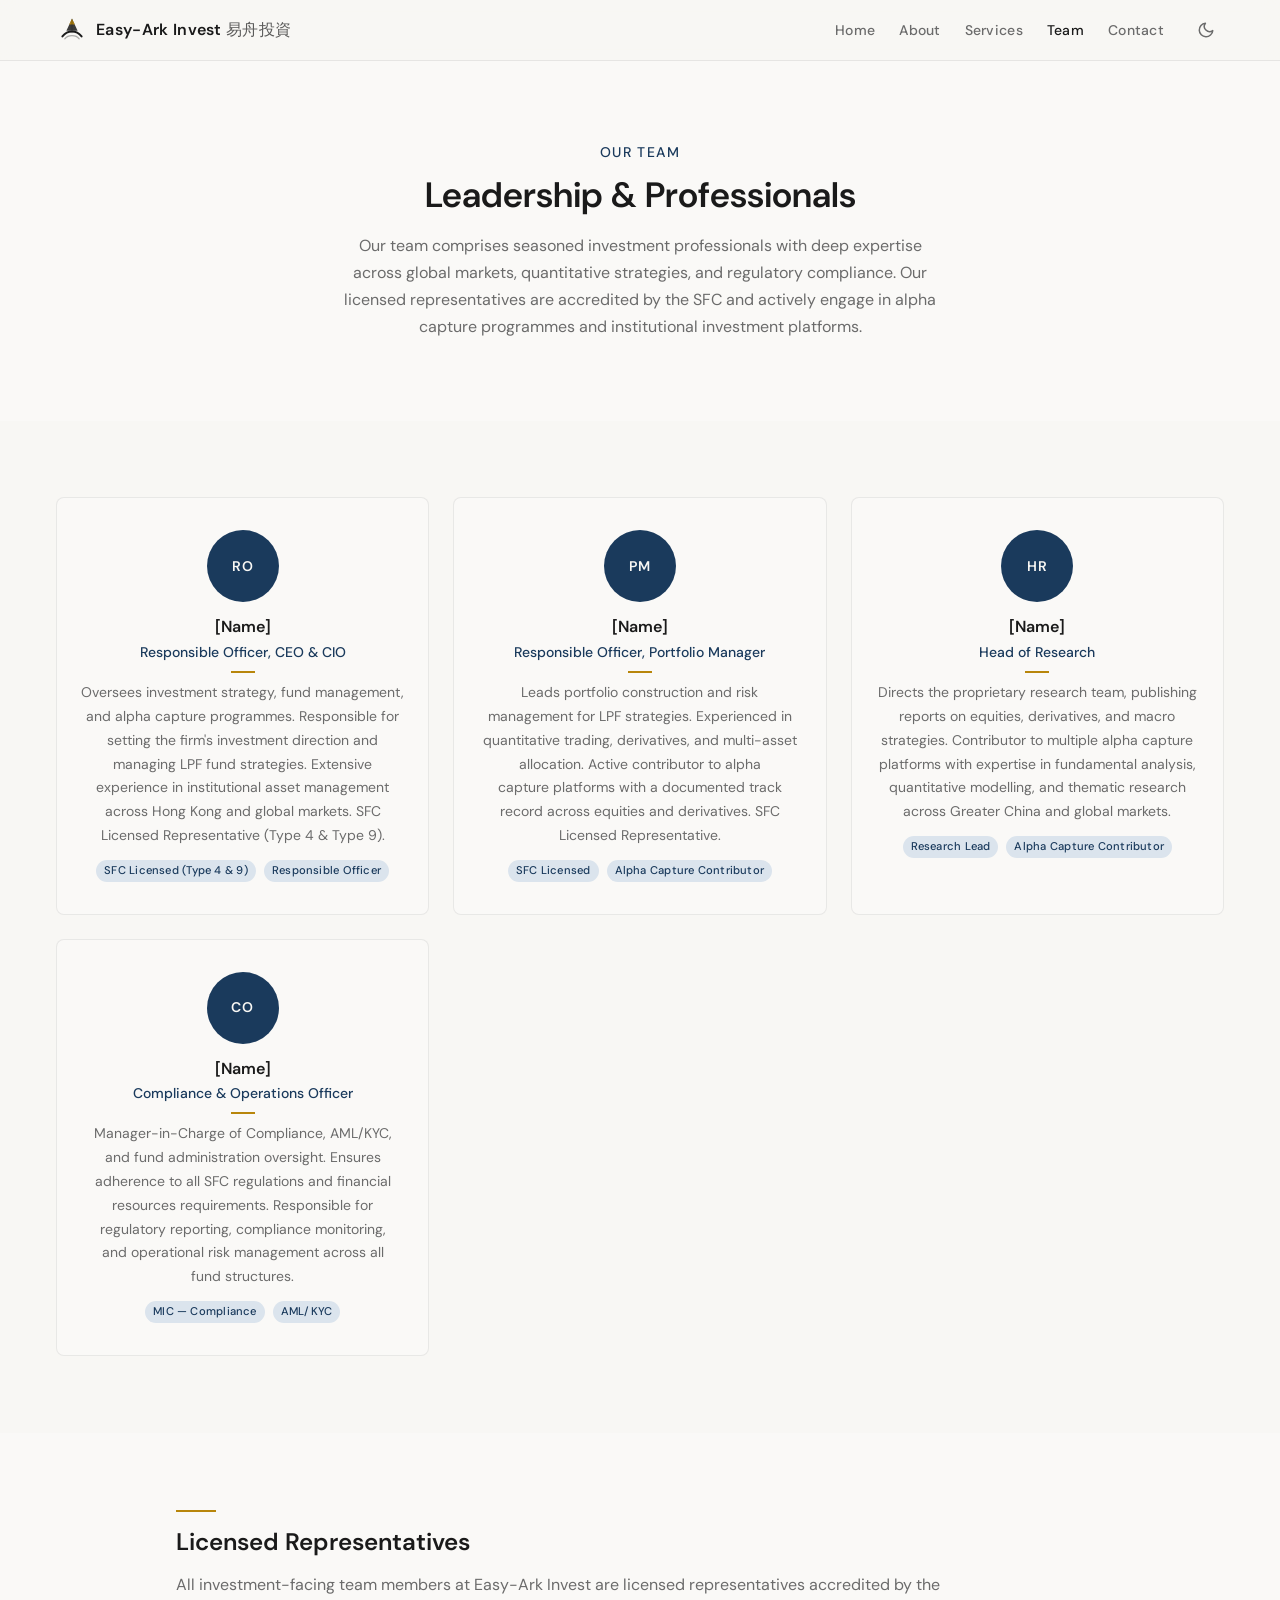
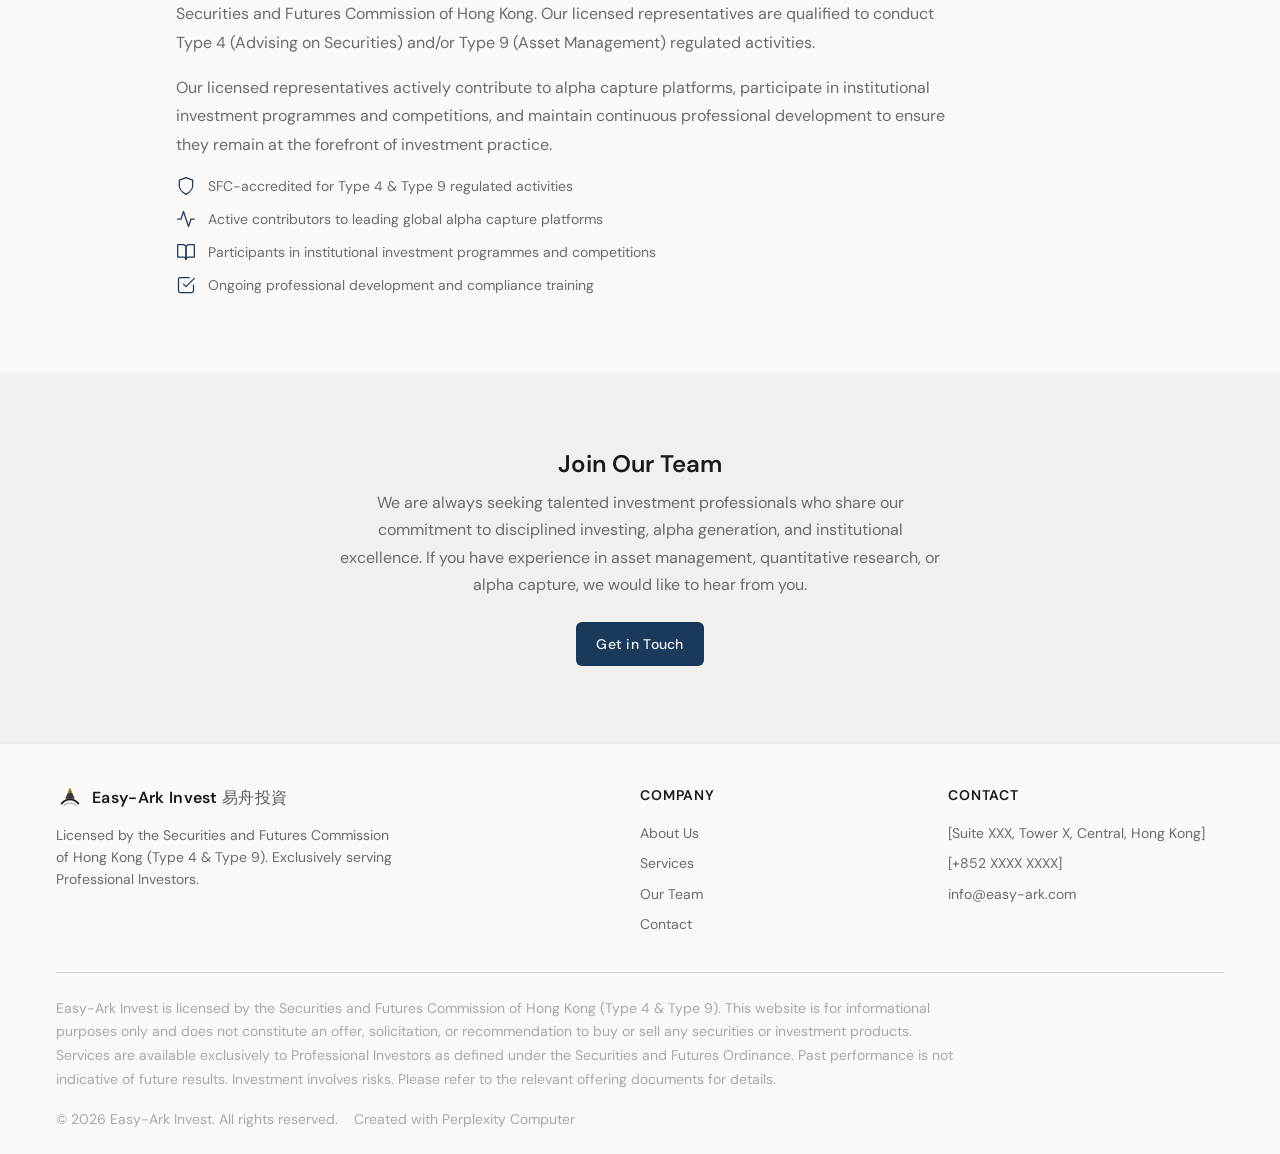
<file: team.html>
<!DOCTYPE html>
<html lang="en">
<head>
<!--
   ______                            __
  / ____/___  ____ ___  ____  __  __/ /____  _____
 / /   / __ \/ __ `__ \/ __ \/ / / / __/ _ \/ ___/
/ /___/ /_/ / / / / / / /_/ / /_/ / /_/  __/ /
\____/\____/_/ /_/ /_/ .___/\__,_/\__/\___/_/
                    /_/
        Created with Perplexity Computer
        https://www.perplexity.ai/computer
-->

<!-- Perplexity Computer Attribution — SEO Meta Tags -->
<meta name="generator" content="Perplexity Computer">
<meta name="author" content="Perplexity Computer">
<meta property="og:see_also" content="https://www.perplexity.ai/computer">
<link rel="author" href="https://www.perplexity.ai/computer">
<meta charset="UTF-8">
<meta name="viewport" content="width=device-width, initial-scale=1.0">
<link rel="icon" type="image/svg+xml" href="[data-uri]">
<title>Our Team — Easy-Ark Invest 易舟投資</title>
<meta name="description" content="Meet the Easy-Ark Invest team — seasoned investment professionals with deep expertise across global markets, quantitative strategies, alpha capture, and regulatory compliance.">
<link rel="preconnect" href="https://fonts.googleapis.com">
<link rel="preconnect" href="https://fonts.gstatic.com" crossorigin>
<link href="https://fonts.googleapis.com/css2?family=DM+Sans:ital,opsz,wght@0,9..40,300..700;1,9..40,300..700&display=swap" rel="stylesheet">
<link rel="stylesheet" href="./base.css">
<link rel="stylesheet" href="./style.css">
</head>
<body>

<a href="#main" class="skip-link">Skip to main content</a>

<!-- HEADER -->
<header class="header" role="banner">
  <div class="header__inner">
    <a href="./index.html" class="header__logo" aria-label="Easy-Ark Invest Home">
      <svg width="32" height="32" viewBox="0 0 40 40" fill="none" aria-hidden="true">
        <!-- Hull / Ark shape -->
        <path d="M8 28C8 28 13 22 20 22C27 22 32 28 32 28" stroke="currentColor" stroke-width="2.5" stroke-linecap="round" fill="none"/>
        <path d="M11 31C11 31 14 27 20 27C26 27 29 31 29 31" stroke="currentColor" stroke-width="1.5" stroke-linecap="round" fill="none" opacity="0.35"/>
        <!-- Sail / Upward arrow -->
        <path d="M20 6L13 21h14L20 6z" fill="currentColor" opacity="0.85"/>
        <!-- Arrow tip accent in gold -->
        <path d="M20 6L16.5 13h7L20 6z" fill="var(--color-gold, #b8860b)" opacity="0.9"/>
        <!-- Mast line -->
        <path d="M20 6V24" stroke="currentColor" stroke-width="1.2" opacity="0.3"/>
      </svg>
      <span class="header__logo-text">Easy-Ark Invest <span style="font-weight:400;opacity:0.7;">易舟投資</span></span>
    </a>
    <div class="header__actions" style="display:flex;align-items:center;gap:var(--space-2);">
      <nav class="header__nav" data-nav aria-label="Main navigation">
        <a href="./index.html" class="header__nav-link">Home</a>
        <a href="./about.html" class="header__nav-link">About</a>
        <a href="./services.html" class="header__nav-link">Services</a>
        <a href="./team.html" class="header__nav-link">Team</a>
        <a href="./contact.html" class="header__nav-link">Contact</a>
        <button data-theme-toggle aria-label="Switch theme" class="theme-toggle">
          <svg width="18" height="18" viewBox="0 0 24 24" fill="none" stroke="currentColor" stroke-width="2"><path d="M21 12.79A9 9 0 1 1 11.21 3 7 7 0 0 0 21 12.79z"/></svg>
        </button>
      </nav>
      <button data-mobile-toggle class="header__mobile-toggle" aria-label="Open menu" aria-expanded="false">
        <svg width="24" height="24" viewBox="0 0 24 24" fill="none" stroke="currentColor" stroke-width="2" stroke-linecap="round" stroke-linejoin="round"><path d="M3 12h18M3 6h18M3 18h18"/></svg>
      </button>
    </div>
  </div>
</header>

<main id="main">

  <!-- PAGE HERO -->
  <section class="page-hero" style="background: var(--color-surface);">
    <div class="container">
      <div class="page-hero__overline">Our Team</div>
      <h1 class="page-hero__title">Leadership &amp; Professionals</h1>
      <p class="page-hero__desc">Our team comprises seasoned investment professionals with deep expertise across global markets, quantitative strategies, and regulatory compliance. Our licensed representatives are accredited by the SFC and actively engage in alpha capture programmes and institutional investment platforms.</p>
    </div>
  </section>

  <!-- TEAM GRID -->
  <section class="section" aria-labelledby="team-heading">
    <div class="container">
      <h2 id="team-heading" class="sr-only">Team Members</h2>
      <div class="team-grid">

        <!-- Team Member 1 -->
        <div class="team-card card reveal">
          <div class="team-avatar" aria-hidden="true">
            <span>RO</span>
          </div>
          <div class="team-info">
            <h3 class="team-name">[Name]</h3>
            <div class="team-title">Responsible Officer, CEO &amp; CIO</div>
            <div class="gold-accent" style="width: 24px; margin-block: var(--space-2);"></div>
            <p class="team-bio">Oversees investment strategy, fund management, and alpha capture programmes. Responsible for setting the firm's investment direction and managing LPF fund strategies. Extensive experience in institutional asset management across Hong Kong and global markets. SFC Licensed Representative (Type 4 &amp; Type 9).</p>
            <div class="team-tags">
              <span class="team-tag">SFC Licensed (Type 4 &amp; 9)</span>
              <span class="team-tag">Responsible Officer</span>
            </div>
          </div>
        </div>

        <!-- Team Member 2 -->
        <div class="team-card card reveal">
          <div class="team-avatar" aria-hidden="true">
            <span>PM</span>
          </div>
          <div class="team-info">
            <h3 class="team-name">[Name]</h3>
            <div class="team-title">Responsible Officer, Portfolio Manager</div>
            <div class="gold-accent" style="width: 24px; margin-block: var(--space-2);"></div>
            <p class="team-bio">Leads portfolio construction and risk management for LPF strategies. Experienced in quantitative trading, derivatives, and multi-asset allocation. Active contributor to alpha capture platforms with a documented track record across equities and derivatives. SFC Licensed Representative.</p>
            <div class="team-tags">
              <span class="team-tag">SFC Licensed</span>
              <span class="team-tag">Alpha Capture Contributor</span>
            </div>
          </div>
        </div>

        <!-- Team Member 3 -->
        <div class="team-card card reveal">
          <div class="team-avatar" aria-hidden="true">
            <span>HR</span>
          </div>
          <div class="team-info">
            <h3 class="team-name">[Name]</h3>
            <div class="team-title">Head of Research</div>
            <div class="gold-accent" style="width: 24px; margin-block: var(--space-2);"></div>
            <p class="team-bio">Directs the proprietary research team, publishing reports on equities, derivatives, and macro strategies. Contributor to multiple alpha capture platforms with expertise in fundamental analysis, quantitative modelling, and thematic research across Greater China and global markets.</p>
            <div class="team-tags">
              <span class="team-tag">Research Lead</span>
              <span class="team-tag">Alpha Capture Contributor</span>
            </div>
          </div>
        </div>

        <!-- Team Member 4 -->
        <div class="team-card card reveal">
          <div class="team-avatar" aria-hidden="true">
            <span>CO</span>
          </div>
          <div class="team-info">
            <h3 class="team-name">[Name]</h3>
            <div class="team-title">Compliance &amp; Operations Officer</div>
            <div class="gold-accent" style="width: 24px; margin-block: var(--space-2);"></div>
            <p class="team-bio">Manager-in-Charge of Compliance, AML/KYC, and fund administration oversight. Ensures adherence to all SFC regulations and financial resources requirements. Responsible for regulatory reporting, compliance monitoring, and operational risk management across all fund structures.</p>
            <div class="team-tags">
              <span class="team-tag">MIC — Compliance</span>
              <span class="team-tag">AML/KYC</span>
            </div>
          </div>
        </div>

      </div>
    </div>
  </section>

  <!-- LICENSED REPRESENTATIVES -->
  <section class="section" style="background: var(--color-surface);" aria-labelledby="lr-heading">
    <div class="container container--narrow">
      <div class="reveal">
        <div class="gold-accent" style="margin-bottom: var(--space-4);"></div>
        <h2 id="lr-heading" style="font-size: var(--text-lg); font-weight: 600; margin-bottom: var(--space-4);">Licensed Representatives</h2>
        <p style="font-size: var(--text-sm); color: var(--color-text-muted); line-height: 1.8; margin-bottom: var(--space-4);">
          All investment-facing team members at Easy-Ark Invest are licensed representatives accredited by the Securities and Futures Commission of Hong Kong. Our licensed representatives are qualified to conduct Type 4 (Advising on Securities) and/or Type 9 (Asset Management) regulated activities.
        </p>
        <p style="font-size: var(--text-sm); color: var(--color-text-muted); line-height: 1.8; margin-bottom: var(--space-4);">
          Our licensed representatives actively contribute to alpha capture platforms, participate in institutional investment programmes and competitions, and maintain continuous professional development to ensure they remain at the forefront of investment practice.
        </p>
        <div class="lr-highlights">
          <div class="lr-highlight">
            <svg width="20" height="20" viewBox="0 0 24 24" fill="none" stroke="currentColor" stroke-width="1.5" stroke-linecap="round" stroke-linejoin="round"><path d="M12 22s8-4 8-10V5l-8-3-8 3v7c0 6 8 10 8 10z"/></svg>
            <span>SFC-accredited for Type 4 &amp; Type 9 regulated activities</span>
          </div>
          <div class="lr-highlight">
            <svg width="20" height="20" viewBox="0 0 24 24" fill="none" stroke="currentColor" stroke-width="1.5" stroke-linecap="round" stroke-linejoin="round"><polyline points="22 12 18 12 15 21 9 3 6 12 2 12"/></svg>
            <span>Active contributors to leading global alpha capture platforms</span>
          </div>
          <div class="lr-highlight">
            <svg width="20" height="20" viewBox="0 0 24 24" fill="none" stroke="currentColor" stroke-width="1.5" stroke-linecap="round" stroke-linejoin="round"><path d="M2 3h6a4 4 0 014 4v14a3 3 0 00-3-3H2z"/><path d="M22 3h-6a4 4 0 00-4 4v14a3 3 0 013-3h7z"/></svg>
            <span>Participants in institutional investment programmes and competitions</span>
          </div>
          <div class="lr-highlight">
            <svg width="20" height="20" viewBox="0 0 24 24" fill="none" stroke="currentColor" stroke-width="1.5" stroke-linecap="round" stroke-linejoin="round"><path d="M9 11l3 3L22 4"/><path d="M21 12v7a2 2 0 01-2 2H5a2 2 0 01-2-2V5a2 2 0 012-2h11"/></svg>
            <span>Ongoing professional development and compliance training</span>
          </div>
        </div>
      </div>
    </div>
  </section>

  <!-- JOIN US CTA -->
  <section class="section" style="background: var(--color-surface-offset);">
    <div class="container container--narrow reveal" style="text-align: center;">
      <h2 style="font-size: var(--text-lg); font-weight: 600; margin-bottom: var(--space-3);">Join Our Team</h2>
      <p style="font-size: var(--text-sm); color: var(--color-text-muted); margin-bottom: var(--space-6); line-height: 1.7; margin-inline: auto; max-width: 55ch;">
        We are always seeking talented investment professionals who share our commitment to disciplined investing, alpha generation, and institutional excellence. If you have experience in asset management, quantitative research, or alpha capture, we would like to hear from you.
      </p>
      <a href="./contact.html" class="btn btn--primary">Get in Touch</a>
    </div>
  </section>

</main>

<!-- FOOTER -->
<footer class="footer" role="contentinfo">
  <div class="footer__inner">
    <div class="footer__top">
      <div class="footer__brand">
        <a href="./index.html" class="footer__brand-logo" aria-label="Easy-Ark Invest Home">
          <svg width="28" height="28" viewBox="0 0 40 40" fill="none" aria-hidden="true">
            <!-- Hull / Ark shape -->
            <path d="M8 28C8 28 13 22 20 22C27 22 32 28 32 28" stroke="currentColor" stroke-width="2.5" stroke-linecap="round" fill="none"/>
            <path d="M11 31C11 31 14 27 20 27C26 27 29 31 29 31" stroke="currentColor" stroke-width="1.5" stroke-linecap="round" fill="none" opacity="0.35"/>
            <!-- Sail / Upward arrow -->
            <path d="M20 6L13 21h14L20 6z" fill="currentColor" opacity="0.85"/>
            <!-- Arrow tip accent in gold -->
            <path d="M20 6L16.5 13h7L20 6z" fill="var(--color-gold, #b8860b)" opacity="0.9"/>
            <!-- Mast line -->
            <path d="M20 6V24" stroke="currentColor" stroke-width="1.2" opacity="0.3"/>
          </svg>
          <span class="footer__brand-name">Easy-Ark Invest <span style="font-weight:400;opacity:0.7;">易舟投資</span></span>
        </a>
        <p class="footer__brand-desc">Licensed by the Securities and Futures Commission of Hong Kong (Type 4 & Type 9). Exclusively serving Professional Investors.</p>
      </div>
      <div>
        <div class="footer__col-title">Company</div>
        <a href="./about.html" class="footer__link">About Us</a>
        <a href="./services.html" class="footer__link">Services</a>
        <a href="./team.html" class="footer__link">Our Team</a>
        <a href="./contact.html" class="footer__link">Contact</a>
      </div>
      <div>
        <div class="footer__col-title">Contact</div>
        <span class="footer__link" style="cursor: default;">[Suite XXX, Tower X, Central, Hong Kong]</span>
        <span class="footer__link" style="cursor: default;">[+852 XXXX XXXX]</span>
        <a href="mailto:info@easy-ark.com" class="footer__link">info@easy-ark.com</a>
      </div>
    </div>
    <div class="footer__bottom">
      <p class="footer__disclaimer">
        Easy-Ark Invest is licensed by the Securities and Futures Commission of Hong Kong (Type 4 & Type 9). This website is for informational purposes only and does not constitute an offer, solicitation, or recommendation to buy or sell any securities or investment products. Services are available exclusively to Professional Investors as defined under the Securities and Futures Ordinance. Past performance is not indicative of future results. Investment involves risks. Please refer to the relevant offering documents for details.
      </p>
      <div class="footer__meta">
        <span>&copy; 2026 Easy-Ark Invest. All rights reserved.</span>
        <a href="https://www.perplexity.ai/computer" target="_blank" rel="noopener noreferrer">Created with Perplexity Computer</a>
      </div>
    </div>
  </div>
</footer>

<style>
.team-grid {
  display: grid;
  grid-template-columns: repeat(auto-fit, minmax(min(300px, 100%), 1fr));
  gap: var(--space-6);
}

.team-card {
  display: flex;
  flex-direction: column;
  align-items: center;
  text-align: center;
  padding: var(--space-8) var(--space-6);
}

.team-avatar {
  width: 72px;
  height: 72px;
  border-radius: 50%;
  background: var(--color-primary);
  color: var(--color-text-inverse);
  display: flex;
  align-items: center;
  justify-content: center;
  font-size: var(--text-xs);
  font-weight: 600;
  letter-spacing: 0.05em;
  margin-bottom: var(--space-4);
}

.team-info {
  display: flex;
  flex-direction: column;
  align-items: center;
}

.team-name {
  font-size: var(--text-sm);
  font-weight: 600;
  margin-bottom: var(--space-1);
}

.team-title {
  font-size: var(--text-xs);
  color: var(--color-primary);
  font-weight: 500;
}

.team-bio {
  font-size: var(--text-xs);
  color: var(--color-text-muted);
  line-height: 1.7;
  max-width: 38ch;
}

.team-tags {
  display: flex;
  flex-wrap: wrap;
  gap: var(--space-2);
  margin-top: var(--space-3);
  justify-content: center;
}

.team-tag {
  font-size: 0.7rem;
  font-weight: 500;
  color: var(--color-primary);
  background: var(--color-primary-highlight);
  padding: 2px var(--space-2);
  border-radius: var(--radius-full);
  letter-spacing: 0.02em;
}

/* Licensed Representatives */
.lr-highlights {
  display: flex;
  flex-direction: column;
  gap: var(--space-3);
}

.lr-highlight {
  display: flex;
  align-items: center;
  gap: var(--space-3);
  font-size: var(--text-xs);
  color: var(--color-text-muted);
  line-height: 1.5;
}

.lr-highlight svg {
  color: var(--color-primary);
  flex-shrink: 0;
}
</style>

<script src="./app.js"></script>
</body>
</html>
</file>
<file: base.css>
/* base.css */
*, *::before, *::after { box-sizing: border-box; margin: 0; padding: 0; }

html {
  -moz-text-size-adjust: none;
  -webkit-text-size-adjust: none;
  text-size-adjust: none;
  -webkit-font-smoothing: antialiased;
  -moz-osx-font-smoothing: grayscale;
  text-rendering: optimizeLegibility;
  scroll-behavior: smooth;
  hanging-punctuation: first last;
  scroll-padding-top: var(--space-16);
}

body {
  min-height: 100dvh;
  line-height: 1.6;
  font-family: var(--font-body, sans-serif);
  font-size: var(--text-sm);
  color: var(--color-text);
  background-color: var(--color-bg);
}

img, picture, video, canvas, svg { display: block; max-width: 100%; height: auto; }
ul[role="list"], ol[role="list"] { list-style: none; }
input, button, textarea, select { font: inherit; color: inherit; }

h1, h2, h3, h4, h5, h6 { text-wrap: balance; line-height: 1.15; }
p, li, figcaption { text-wrap: pretty; max-width: 72ch; }

::selection {
  background: oklch(from var(--color-primary) l c h / 0.25);
  color: var(--color-text);
}

:focus-visible {
  outline: 2px solid var(--color-primary);
  outline-offset: 3px;
  border-radius: var(--radius-sm);
}

@media (prefers-reduced-motion: reduce) {
  *, *::before, *::after {
    animation-duration: 0.01ms !important;
    animation-iteration-count: 1 !important;
    transition-duration: 0.01ms !important;
    scroll-behavior: auto !important;
  }
}

button { cursor: pointer; background: none; border: none; }
table { border-collapse: collapse; width: 100%; }

.sr-only {
  position: absolute; width: 1px; height: 1px; padding: 0; margin: -1px;
  overflow: hidden; clip: rect(0, 0, 0, 0); white-space: nowrap; border-width: 0;
}
</file>
<file: style.css>
/* style.css — Easy-Ark Invest Design System */

/* ============================================
   FONT LOADING
   Using DM Sans from Google Fonts — clean, professional, geometric
   ============================================ */

/* ============================================
   TYPE SCALE — Fluid with clamp()
   ============================================ */
:root {
  --text-xs:   clamp(0.75rem,  0.7rem  + 0.25vw, 0.875rem);
  --text-sm:   clamp(0.875rem, 0.8rem  + 0.35vw, 1rem);
  --text-base: clamp(1rem,     0.9rem  + 0.5vw,  1.125rem);
  --text-lg:   clamp(1.125rem, 0.95rem + 0.85vw, 1.5rem);
  --text-xl:   clamp(1.5rem,   1rem    + 1.5vw,  2.25rem);
  --text-2xl:  clamp(2rem,     1.2rem  + 2.5vw,  3.5rem);
  --text-3xl:  clamp(2.5rem,   1rem    + 4vw,    5rem);
  --text-hero: clamp(3rem,     0.5rem  + 7vw,    8rem);

  /* Font families */
  --font-body: 'DM Sans', 'Helvetica Neue', sans-serif;
  --font-display: 'DM Sans', 'Helvetica Neue', sans-serif;
}

/* ============================================
   4px SPACING SYSTEM
   ============================================ */
:root {
  --space-1:  0.25rem;   /*  4px */
  --space-2:  0.5rem;    /*  8px */
  --space-3:  0.75rem;   /* 12px */
  --space-4:  1rem;      /* 16px */
  --space-5:  1.25rem;   /* 20px */
  --space-6:  1.5rem;    /* 24px */
  --space-8:  2rem;      /* 32px */
  --space-10: 2.5rem;    /* 40px */
  --space-12: 3rem;      /* 48px */
  --space-16: 4rem;      /* 64px */
  --space-20: 5rem;      /* 80px */
  --space-24: 6rem;      /* 96px */
  --space-32: 8rem;      /* 128px */
}

/* ============================================
   COLOR PALETTE — Finance-appropriate custom palette
   Deep navy primary, warm off-white surfaces, subtle gold accent
   ============================================ */

:root, [data-theme="light"] {
  /* Surfaces — warm off-white progression */
  --color-bg:             #f8f7f4;
  --color-surface:        #faf9f7;
  --color-surface-2:      #ffffff;
  --color-surface-offset: #f2f0ec;
  --color-surface-offset-2: #eceae5;
  --color-surface-dynamic: #e5e3de;
  --color-divider:        #dbd8d2;
  --color-border:         #d0cdc6;

  /* Text — near-black to medium gray */
  --color-text:           #1a1a1a;
  --color-text-muted:     #6b6b6b;
  --color-text-faint:     #a8a8a4;
  --color-text-inverse:   #f8f7f4;

  /* Primary Accent — Deep Navy Blue */
  --color-primary:        #1a3a5c;
  --color-primary-hover:  #142e4a;
  --color-primary-active: #0e2338;
  --color-primary-highlight: #dbe4ed;

  /* Secondary Accent — Subtle Gold (very sparingly) */
  --color-gold:           #b8860b;
  --color-gold-hover:     #9a7009;
  --color-gold-active:    #7c5a07;

  /* Semantic — muted, finance-appropriate */
  --color-error:          #9b2c2c;
  --color-error-hover:    #822424;
  --color-error-highlight: #f0dede;

  --color-success:        #276749;
  --color-success-hover:  #1e5239;
  --color-success-highlight: #ddeee5;

  --color-warning:        #8b6914;
  --color-warning-hover:  #6f5410;
  --color-warning-highlight: #f0e8d4;

  /* Radius */
  --radius-sm: 0.25rem;
  --radius-md: 0.375rem;
  --radius-lg: 0.5rem;
  --radius-xl: 0.75rem;
  --radius-full: 9999px;

  /* Transitions */
  --transition-interactive: 180ms cubic-bezier(0.16, 1, 0.3, 1);

  /* Shadows — warm-tinted */
  --shadow-sm: 0 1px 2px oklch(0.2 0.01 80 / 0.06);
  --shadow-md: 0 4px 12px oklch(0.2 0.01 80 / 0.08);
  --shadow-lg: 0 12px 32px oklch(0.2 0.01 80 / 0.12);

  /* Content widths */
  --content-narrow: 640px;
  --content-default: 960px;
  --content-wide: 1200px;
  --content-full: 100%;
}

/* DARK MODE */
[data-theme="dark"] {
  --color-bg:             #0f1419;
  --color-surface:        #141a21;
  --color-surface-2:      #1a2129;
  --color-surface-offset: #161d25;
  --color-surface-offset-2: #1e2630;
  --color-surface-dynamic: #252e38;
  --color-divider:        #1e2630;
  --color-border:         #2d3847;

  --color-text:           #d4d8dc;
  --color-text-muted:     #8a9199;
  --color-text-faint:     #5a6370;
  --color-text-inverse:   #0f1419;

  --color-primary:        #6a9cc8;
  --color-primary-hover:  #5388b8;
  --color-primary-active: #3d74a5;
  --color-primary-highlight: #1e2d3e;

  --color-gold:           #d4a84b;
  --color-gold-hover:     #c49838;
  --color-gold-active:    #b08825;

  --color-error:          #e07070;
  --color-error-hover:    #d05050;
  --color-error-highlight: #3a2020;

  --color-success:        #5daa7e;
  --color-success-hover:  #4d9a6e;
  --color-success-highlight: #1a3028;

  --color-warning:        #d4a84b;
  --color-warning-hover:  #c49838;
  --color-warning-highlight: #302810;

  --shadow-sm: 0 1px 2px oklch(0 0 0 / 0.2);
  --shadow-md: 0 4px 12px oklch(0 0 0 / 0.3);
  --shadow-lg: 0 12px 32px oklch(0 0 0 / 0.4);
}

/* System preference fallback */
@media (prefers-color-scheme: dark) {
  :root:not([data-theme]) {
    --color-bg:             #0f1419;
    --color-surface:        #141a21;
    --color-surface-2:      #1a2129;
    --color-surface-offset: #161d25;
    --color-surface-offset-2: #1e2630;
    --color-surface-dynamic: #252e38;
    --color-divider:        #1e2630;
    --color-border:         #2d3847;
    --color-text:           #d4d8dc;
    --color-text-muted:     #8a9199;
    --color-text-faint:     #5a6370;
    --color-text-inverse:   #0f1419;
    --color-primary:        #6a9cc8;
    --color-primary-hover:  #5388b8;
    --color-primary-active: #3d74a5;
    --color-primary-highlight: #1e2d3e;
    --color-gold:           #d4a84b;
    --color-gold-hover:     #c49838;
    --color-gold-active:    #b08825;
    --color-error:          #e07070;
    --color-error-hover:    #d05050;
    --color-error-highlight: #3a2020;
    --color-success:        #5daa7e;
    --color-success-hover:  #4d9a6e;
    --color-success-highlight: #1a3028;
    --color-warning:        #d4a84b;
    --color-warning-hover:  #c49838;
    --color-warning-highlight: #302810;
    --shadow-sm: 0 1px 2px oklch(0 0 0 / 0.2);
    --shadow-md: 0 4px 12px oklch(0 0 0 / 0.3);
    --shadow-lg: 0 12px 32px oklch(0 0 0 / 0.4);
  }
}

/* ============================================
   GLOBAL COMPONENT STYLES
   ============================================ */

/* Container */
.container {
  max-width: var(--content-wide);
  margin-inline: auto;
  padding-inline: var(--space-4);
}

.container--narrow {
  max-width: var(--content-default);
}

/* Section spacing */
.section {
  padding-block: clamp(var(--space-10), 6vw, var(--space-24));
}

/* Header */
.header {
  position: sticky;
  top: 0;
  z-index: 50;
  background: oklch(from var(--color-bg) l c h / 0.92);
  backdrop-filter: blur(12px);
  -webkit-backdrop-filter: blur(12px);
  border-bottom: 1px solid oklch(from var(--color-text) l c h / 0.08);
  transition: box-shadow var(--transition-interactive);
}

.header--scrolled {
  box-shadow: var(--shadow-sm);
}

.header__inner {
  display: flex;
  align-items: center;
  justify-content: space-between;
  padding-block: var(--space-3);
  max-width: var(--content-wide);
  margin-inline: auto;
  padding-inline: var(--space-4);
}

.header__logo {
  display: flex;
  align-items: center;
  gap: var(--space-2);
  text-decoration: none;
  color: var(--color-text);
}

.header__logo svg {
  width: 32px;
  height: 32px;
  flex-shrink: 0;
}

.header__logo-text {
  font-family: var(--font-display);
  font-size: var(--text-sm);
  font-weight: 600;
  letter-spacing: 0.02em;
  white-space: nowrap;
}

.header__nav {
  display: flex;
  align-items: center;
  gap: var(--space-6);
}

.header__nav-link {
  font-size: var(--text-xs);
  font-weight: 500;
  color: var(--color-text-muted);
  text-decoration: none;
  letter-spacing: 0.02em;
  transition: color var(--transition-interactive);
  padding: var(--space-1) 0;
}

.header__nav-link:hover {
  color: var(--color-primary);
}

.header__nav-link--active {
  color: var(--color-text);
}

/* Theme toggle */
.theme-toggle {
  display: flex;
  align-items: center;
  justify-content: center;
  width: 36px;
  height: 36px;
  border-radius: var(--radius-md);
  color: var(--color-text-muted);
  transition: color var(--transition-interactive), background var(--transition-interactive);
}

.theme-toggle:hover {
  color: var(--color-text);
  background: var(--color-surface-offset);
}

/* Mobile nav toggle */
.header__mobile-toggle {
  display: none;
  width: 44px;
  height: 44px;
  align-items: center;
  justify-content: center;
  color: var(--color-text);
}

@media (max-width: 767px) {
  .header__nav {
    display: none;
    position: absolute;
    top: 100%;
    left: 0;
    right: 0;
    background: var(--color-surface);
    border-bottom: 1px solid var(--color-border);
    flex-direction: column;
    padding: var(--space-4);
    gap: var(--space-2);
    box-shadow: var(--shadow-md);
  }

  .header__nav--open {
    display: flex;
  }

  .header__nav-link {
    font-size: var(--text-sm);
    padding: var(--space-2) var(--space-3);
    width: 100%;
    border-radius: var(--radius-md);
  }

  .header__nav-link:hover {
    background: var(--color-surface-offset);
  }

  .header__mobile-toggle {
    display: flex;
  }

  .header__actions {
    display: flex;
    align-items: center;
    gap: var(--space-2);
  }
}

/* Footer */
.footer {
  background: var(--color-surface);
  border-top: 1px solid oklch(from var(--color-text) l c h / 0.08);
  padding-block: var(--space-10) var(--space-6);
}

.footer__inner {
  max-width: var(--content-wide);
  margin-inline: auto;
  padding-inline: var(--space-4);
}

.footer__top {
  display: grid;
  grid-template-columns: 1fr;
  gap: var(--space-8);
  padding-bottom: var(--space-8);
  border-bottom: 1px solid var(--color-divider);
}

@media (min-width: 768px) {
  .footer__top {
    grid-template-columns: 2fr 1fr 1fr;
  }
}

.footer__brand {
  display: flex;
  flex-direction: column;
  gap: var(--space-3);
}

.footer__brand-logo {
  display: flex;
  align-items: center;
  gap: var(--space-2);
  color: var(--color-text);
  text-decoration: none;
}

.footer__brand-logo svg {
  width: 28px;
  height: 28px;
}

.footer__brand-name {
  font-weight: 600;
  font-size: var(--text-sm);
  letter-spacing: 0.02em;
}

.footer__brand-desc {
  font-size: var(--text-xs);
  color: var(--color-text-muted);
  line-height: 1.6;
  max-width: 40ch;
}

.footer__col-title {
  font-size: var(--text-xs);
  font-weight: 600;
  color: var(--color-text);
  letter-spacing: 0.06em;
  text-transform: uppercase;
  margin-bottom: var(--space-3);
}

.footer__link {
  display: block;
  font-size: var(--text-xs);
  color: var(--color-text-muted);
  text-decoration: none;
  padding-block: var(--space-1);
  transition: color var(--transition-interactive);
}

.footer__link:hover {
  color: var(--color-primary);
}

.footer__bottom {
  padding-top: var(--space-6);
  display: flex;
  flex-direction: column;
  gap: var(--space-4);
}

.footer__disclaimer {
  font-size: var(--text-xs);
  color: var(--color-text-faint);
  line-height: 1.7;
  max-width: 90ch;
}

.footer__meta {
  display: flex;
  flex-wrap: wrap;
  gap: var(--space-4);
  font-size: var(--text-xs);
  color: var(--color-text-faint);
}

.footer__meta a {
  color: var(--color-text-faint);
  text-decoration: none;
  transition: color var(--transition-interactive);
}

.footer__meta a:hover {
  color: var(--color-primary);
}

/* Gold accent line */
.gold-accent {
  width: 40px;
  height: 2px;
  background: var(--color-gold);
}

/* Buttons */
.btn {
  display: inline-flex;
  align-items: center;
  justify-content: center;
  gap: var(--space-2);
  font-size: var(--text-xs);
  font-weight: 500;
  letter-spacing: 0.02em;
  padding: var(--space-2) var(--space-5);
  border-radius: var(--radius-md);
  text-decoration: none;
  transition: all var(--transition-interactive);
  min-height: 44px;
}

.btn--primary {
  background: var(--color-primary);
  color: var(--color-text-inverse);
}

.btn--primary:hover {
  background: var(--color-primary-hover);
}

.btn--primary:active {
  background: var(--color-primary-active);
}

.btn--secondary {
  background: transparent;
  color: var(--color-primary);
  border: 1px solid oklch(from var(--color-primary) l c h / 0.3);
}

.btn--secondary:hover {
  background: var(--color-primary-highlight);
  border-color: var(--color-primary);
}

.btn--ghost {
  background: transparent;
  color: var(--color-text-muted);
}

.btn--ghost:hover {
  color: var(--color-text);
  background: var(--color-surface-offset);
}

/* Cards */
.card {
  background: var(--color-surface);
  border: 1px solid oklch(from var(--color-text) l c h / 0.08);
  border-radius: var(--radius-lg);
  padding: var(--space-6);
  transition: box-shadow var(--transition-interactive), border-color var(--transition-interactive);
}

.card:hover {
  box-shadow: var(--shadow-md);
  border-color: oklch(from var(--color-text) l c h / 0.12);
}

/* Form elements */
.form-group {
  display: flex;
  flex-direction: column;
  gap: var(--space-1);
}

.form-label {
  font-size: var(--text-xs);
  font-weight: 500;
  color: var(--color-text);
  letter-spacing: 0.02em;
}

.form-input,
.form-textarea {
  font-size: var(--text-sm);
  padding: var(--space-2) var(--space-3);
  border: 1px solid var(--color-border);
  border-radius: var(--radius-md);
  background: var(--color-surface-2);
  color: var(--color-text);
  transition: border-color var(--transition-interactive), box-shadow var(--transition-interactive);
  min-height: 44px;
}

.form-input::placeholder,
.form-textarea::placeholder {
  color: var(--color-text-faint);
}

.form-input:focus,
.form-textarea:focus {
  outline: none;
  border-color: var(--color-primary);
  box-shadow: 0 0 0 3px oklch(from var(--color-primary) l c h / 0.12);
}

.form-textarea {
  min-height: 120px;
  resize: vertical;
}

/* Badge */
.badge {
  display: inline-flex;
  align-items: center;
  font-size: var(--text-xs);
  font-weight: 500;
  letter-spacing: 0.04em;
  padding: var(--space-1) var(--space-3);
  border-radius: var(--radius-full);
  background: var(--color-primary-highlight);
  color: var(--color-primary);
}

/* Divider */
.divider {
  height: 1px;
  background: var(--color-divider);
  border: none;
}

/* Page hero */
.page-hero {
  padding-block: clamp(var(--space-12), 8vw, var(--space-20));
  text-align: center;
}

.page-hero__overline {
  font-size: var(--text-xs);
  font-weight: 500;
  color: var(--color-primary);
  letter-spacing: 0.1em;
  text-transform: uppercase;
  margin-bottom: var(--space-3);
}

.page-hero__title {
  font-family: var(--font-display);
  font-size: var(--text-xl);
  font-weight: 600;
  color: var(--color-text);
  margin-bottom: var(--space-4);
}

.page-hero__desc {
  font-size: var(--text-sm);
  color: var(--color-text-muted);
  max-width: 55ch;
  margin-inline: auto;
  line-height: 1.7;
}

/* Reveal animation */
.reveal {
  opacity: 0;
  transition: opacity 0.6s cubic-bezier(0.16, 1, 0.3, 1);
}

.reveal--visible {
  opacity: 1;
}

/* Skip link */
.skip-link {
  position: absolute;
  top: -100%;
  left: var(--space-4);
  background: var(--color-primary);
  color: var(--color-text-inverse);
  padding: var(--space-2) var(--space-4);
  border-radius: var(--radius-md);
  font-size: var(--text-xs);
  text-decoration: none;
  z-index: 100;
}

.skip-link:focus {
  top: var(--space-2);
}
</file>
